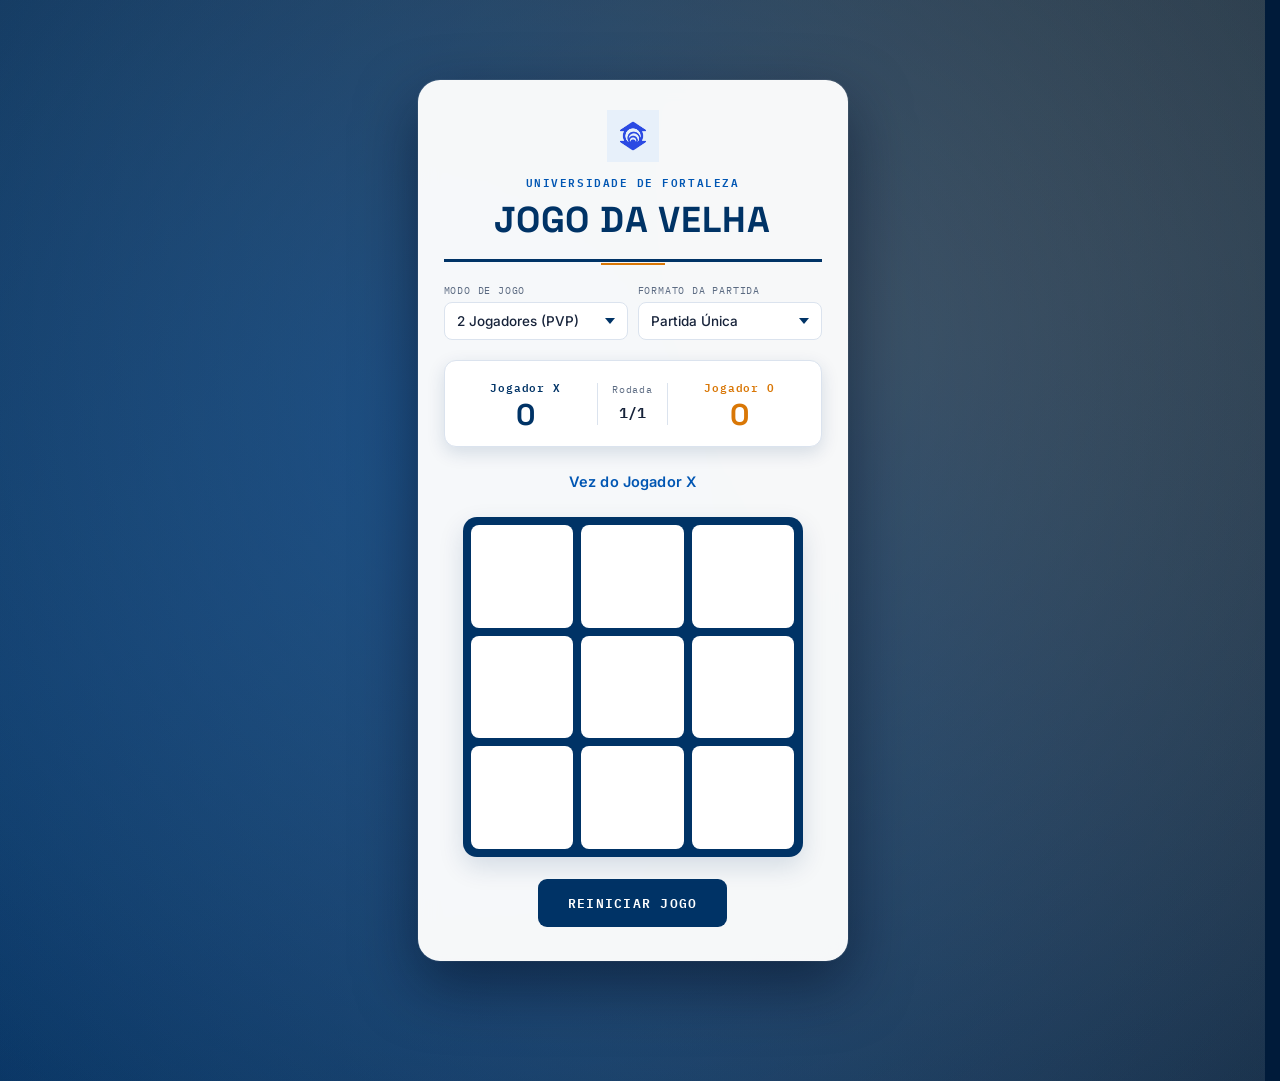
<file: dev/index.html>
<!DOCTYPE html>
<html lang="pt-BR">
<head>
<meta charset="UTF-8">
<meta name="viewport" content="width=device-width, initial-scale=1.0">
<title>Jogo da Velha — Universidade de Fortaleza</title>
<link rel="preconnect" href="https://fonts.googleapis.com">
<link href="https://fonts.googleapis.com/css2?family=Space+Grotesk:wght@500;600;700&family=Inter:wght@400;500;600&family=IBM+Plex+Mono:wght@500;600&display=swap" rel="stylesheet">
<style>
:root{
    --azul-unifor:#003366;
    --azul-destaque:#0056b3;
    --laranja:#d97706;
    --fundo:#f4f6f9;
    --branco:#ffffff;
    --texto:#17233a;
    --texto-suave:#5c6b82;
    --borda:#dbe3ee;
    --sombra:rgba(0,51,102,.14);
    --font-display:'Space Grotesk', sans-serif;
    --font-body:'Inter', sans-serif;
    --font-mono:'IBM Plex Mono', monospace;
  }

  *{box-sizing:border-box;}

  html{
    touch-action:manipulation;
    scrollbar-gutter:stable;
    overflow-y:scroll;
  }

  html,body{
    margin:0;
    min-height:100vh;
    color:var(--texto);
    font-family:var(--font-body);
    display:flex;
    align-items:flex-start;
    justify-content:center;
    padding:40px 16px 60px;
  }

  body{
    background-color:#001b3a;
    background-image:
      radial-gradient(circle at 18% 20%, rgba(0,86,179,.55), transparent 42%),
      radial-gradient(circle at 82% 15%, rgba(217,119,6,.42), transparent 46%),
      radial-gradient(circle at 50% 90%, rgba(0,86,179,.38), transparent 55%),
      linear-gradient(160deg, #00284f 0%, #012a52 45%, #001d3d 100%),
      linear-gradient(rgba(255,255,255,.045) 1px, transparent 1px),
      linear-gradient(90deg, rgba(255,255,255,.045) 1px, transparent 1px);
    background-size:200% 200%, 200% 200%, 200% 200%, 100% 100%, 28px 28px, 28px 28px;
    background-position:0% 0%, 100% 0%, 50% 100%, 0 0, center, center;
    animation:auroraShift 16s ease-in-out infinite;
  }

  @keyframes auroraShift{
    0%{background-position:0% 0%, 100% 0%, 50% 100%, 0 0, center, center;}
    50%{background-position:100% 60%, 20% 80%, 60% 10%, 0 0, center, center;}
    100%{background-position:0% 0%, 100% 0%, 50% 100%, 0 0, center, center;}
  }

  .page{
    width:100%;
    max-width:480px;
    background:rgba(255,255,255,.96);
    -webkit-backdrop-filter:blur(10px);
    backdrop-filter:blur(10px);
    border-radius:22px;
    padding:30px 26px 34px;
    box-shadow:0 24px 60px rgba(0,10,30,.5), 0 0 0 1px rgba(255,255,255,.08);
  }

  .letterhead{
    text-align:center;
    border-bottom:3px solid var(--azul-unifor);
    padding-bottom:16px;
    margin-bottom:22px;
    position:relative;
  }
  .letterhead::after{
    content:"";
    position:absolute;
    left:0; right:0; bottom:-6px;
    height:2px;
    background:var(--laranja);
    width:64px;
    margin:0 auto;
  }
  .logo{
    width:52px;
    height:52px;
    display:block;
    margin:0 auto 10px;
  }
  .eyebrow{
    margin:0 0 6px;
    font-family:var(--font-mono);
    font-size:11px;
    letter-spacing:.14em;
    color:var(--azul-destaque);
    font-weight:600;
    text-transform:uppercase;
  }
  h1{
    margin:0;
    font-family:var(--font-display);
    font-size:clamp(28px,7vw,36px);
    font-weight:700;
    letter-spacing:.02em;
    color:var(--azul-unifor);
    text-transform:uppercase;
  }

  .controls{
    display:grid;
    grid-template-columns:1fr 1fr;
    gap:10px;
    margin-bottom:20px;
  }
  .field{
    display:flex;
    flex-direction:column;
    gap:5px;
  }
  .field span{
    font-family:var(--font-mono);
    font-size:10px;
    letter-spacing:.08em;
    color:var(--texto-suave);
    text-transform:uppercase;
  }
  select{
    appearance:none;
    -webkit-appearance:none;
    background:var(--branco) url('data:image/svg+xml;utf8,<svg xmlns="http://www.w3.org/2000/svg" width="10" height="6"><path d="M0 0l5 6 5-6z" fill="%23003366"/></svg>') no-repeat right 12px center;
    border:1.5px solid var(--borda);
    border-radius:8px;
    padding:10px 30px 10px 12px;
    font-family:var(--font-body);
    font-size:13.5px;
    font-weight:500;
    color:var(--texto);
    cursor:pointer;
    transition:border-color .15s ease;
  }
  select:hover, select:focus{
    border-color:var(--azul-destaque);
    outline:none;
  }
  select:focus-visible{
    box-shadow:0 0 0 3px rgba(0,86,179,.18);
  }

  .scoreboard{
    background:var(--branco);
    border:1.5px solid var(--borda);
    border-radius:12px;
    display:grid;
    grid-template-columns:1fr auto 1fr;
    align-items:center;
    padding:16px 10px;
    box-shadow:0 6px 18px var(--sombra);
    margin-bottom:16px;
  }
  .score{
    text-align:center;
  }
  .score-label{
    display:block;
    font-family:var(--font-mono);
    font-size:10.5px;
    letter-spacing:.08em;
    font-weight:600;
    margin-bottom:4px;
  }
  .score-x .score-label{color:var(--azul-unifor);}
  .score-o .score-label{color:var(--laranja);}
  .score-value{
    display:block;
    font-family:var(--font-display);
    font-size:30px;
    font-weight:700;
    line-height:1;
    transition:transform .2s ease;
  }
  .score-x .score-value{color:var(--azul-unifor);}
  .score-o .score-value{color:var(--laranja);}
  .score-value.bump{transform:scale(1.25);}

  .round-indicator{
    text-align:center;
    padding:0 14px;
    border-left:1px solid var(--borda);
    border-right:1px solid var(--borda);
  }
  .round-label{
    display:block;
    font-family:var(--font-mono);
    font-size:9.5px;
    letter-spacing:.1em;
    color:var(--texto-suave);
    margin-bottom:4px;
  }
  .round-value{
    display:block;
    font-family:var(--font-mono);
    font-size:15px;
    font-weight:600;
    color:var(--texto);
  }

  .status{
    text-align:center;
    font-family:var(--font-body);
    font-size:14.5px;
    font-weight:600;
    line-height:1.3;
    color:var(--azul-destaque);
    min-height:38px;
    display:flex;
    align-items:center;
    justify-content:center;
    margin:0 0 16px;
    letter-spacing:.01em;
    transition:color .15s ease;
  }
  .status.win{color:var(--laranja);}
  .status.draw{color:var(--texto-suave);}

  .board-wrap{
    display:flex;
    justify-content:center;
    margin-bottom:22px;
  }
  .board{
    position:relative;
    display:grid;
    grid-template-columns:repeat(3,1fr);
    grid-template-rows:repeat(3,1fr);
    gap:8px;
    width:min(340px, 84vw);
    aspect-ratio:1/1;
    background:var(--azul-unifor);
    padding:8px;
    border-radius:14px;
    box-shadow:0 10px 26px var(--sombra);
  }
  .cell{
    width:100%;
    height:100%;
    min-width:0;
    min-height:0;
    background:var(--branco);
    border:none;
    border-radius:8px;
    font-family:var(--font-display);
    font-size:clamp(34px,8vw,46px);
    font-weight:700;
    display:flex;
    align-items:center;
    justify-content:center;
    cursor:pointer;
    color:var(--texto);
    transition:background .12s ease, transform .08s ease;
    user-select:none;
    touch-action:manipulation;
    -webkit-tap-highlight-color:transparent;
    outline:none;
  }
  .cell:focus,
  .cell:focus-visible{
    outline:none;
    box-shadow:0 0 0 2px rgba(0,86,179,.35) inset;
  }
  @media (hover:hover) and (pointer:fine){
    .cell:enabled:hover{background:#eef3fa;}
  }
  .cell:disabled{cursor:default;}
  .cell[data-symbol="X"]{color:var(--azul-unifor);}
  .cell[data-symbol="O"]{color:var(--laranja);}
  .cell.pop{animation:pop .18s ease;}
  @keyframes pop{
    0%{opacity:0; transform:scale(.7);}
    100%{opacity:1; transform:scale(1);}
  }

  .win-line{
    position:absolute;
    height:6px;
    border-radius:3px;
    background:var(--laranja);
    box-shadow:0 0 12px rgba(217,119,6,.7);
    top:0; left:0;
    transform-origin:left center;
    opacity:0;
    pointer-events:none;
    transition:opacity .15s ease;
  }
  .win-line.show{opacity:1;}

  .btn-restart{
    display:block;
    margin:0 auto;
    background:var(--azul-unifor);
    color:var(--branco);
    border:none;
    padding:13px 30px;
    border-radius:9px;
    font-family:var(--font-mono);
    font-size:12.5px;
    font-weight:600;
    letter-spacing:.1em;
    text-transform:uppercase;
    cursor:pointer;
    transition:background .15s ease, transform .08s ease;
    touch-action:manipulation;
  }
  .btn-restart:hover{background:var(--azul-destaque);}
  .btn-restart:active{transform:scale(.97);}
  .btn-restart:focus-visible{
    outline:3px solid rgba(0,86,179,.35);
    outline-offset:2px;
  }

  #confettiCanvas{
    position:fixed;
    inset:0;
    pointer-events:none;
    z-index:50;
  }

  @media (prefers-reduced-motion: reduce){
    .cell.pop{animation:none;}
    .score-value.bump{transform:none;}
    body{animation:none;}
    *{transition:none !important;}
  }

  @media (max-width:380px){
    .controls{grid-template-columns:1fr;}
  }

  /* ===== TELA DE VITÓRIA ===== */
.victory-overlay{
  position:fixed;
  inset:0;
  z-index:100;
  display:flex;
  align-items:center;
  justify-content:center;
  padding:20px;
  background:radial-gradient(circle at 50% 30%, rgba(0,86,179,.35), rgba(0,20,45,.88));
  -webkit-backdrop-filter:blur(6px);
  backdrop-filter:blur(6px);
  opacity:0;
  pointer-events:none;
  transition:opacity .3s ease;
}
.victory-overlay.show{
  opacity:1;
  pointer-events:auto;
}

.victory-card{
  position:relative;
  width:100%;
  max-width:340px;
  background:var(--branco);
  border-radius:22px;
  padding:38px 28px 30px;
  text-align:center;
  box-shadow:0 30px 70px rgba(0,10,30,.55), 0 0 0 1px rgba(255,255,255,.08);
  transform:scale(.75) translateY(20px);
  opacity:0;
}
.victory-overlay.show .victory-card{
  animation:victoryPop .55s cubic-bezier(.34,1.56,.64,1) forwards;
}
@keyframes victoryPop{
  0%{transform:scale(.75) translateY(20px); opacity:0;}
  60%{transform:scale(1.04) translateY(-4px); opacity:1;}
  100%{transform:scale(1) translateY(0); opacity:1;}
}

.victory-ring{
  position:absolute;
  top:-30px;
  left:50%;
  width:96px;
  height:96px;
  margin-left:-48px;
  border-radius:50%;
  background:conic-gradient(from 0deg, var(--laranja), var(--azul-destaque), var(--laranja));
  filter:blur(1px);
  opacity:0;
}
.victory-overlay.show .victory-ring{
  animation:ringSpin 3.5s linear infinite, ringFade .5s ease .15s forwards;
}
@keyframes ringSpin{ to{ transform:rotate(360deg); } }
@keyframes ringFade{ to{ opacity:.55; } }

.victory-trophy{
  position:relative;
  width:78px;
  height:78px;
  margin:6px auto 14px;
  display:block;
}
.trophy-stroke{
  stroke:var(--laranja);
  stroke-dasharray:340;
  stroke-dashoffset:340;
}
.victory-overlay.show .trophy-stroke{
  animation:trophyDraw 1s ease forwards .25s;
}
@keyframes trophyDraw{
  to{ stroke-dashoffset:0; }
}

.victory-eyebrow{
  margin:0 0 6px;
  font-family:var(--font-mono);
  font-size:11px;
  letter-spacing:.14em;
  text-transform:uppercase;
  color:var(--texto-suave);
  opacity:0;
}
.victory-title{
  margin:0 0 8px;
  font-family:var(--font-display);
  font-size:26px;
  font-weight:700;
  color:var(--azul-unifor);
  letter-spacing:.01em;
  opacity:0;
}
.victory-subtitle{
  margin:0 0 26px;
  font-family:var(--font-body);
  font-size:14px;
  color:var(--texto-suave);
  opacity:0;
}

.victory-overlay.show .victory-eyebrow{ animation:victoryFadeUp .45s ease forwards .55s; }
.victory-overlay.show .victory-title{ animation:victoryFadeUp .45s ease forwards .65s; }
.victory-overlay.show .victory-subtitle{ animation:victoryFadeUp .45s ease forwards .75s; }

@keyframes victoryFadeUp{
  from{ opacity:0; transform:translateY(10px); }
  to{ opacity:1; transform:translateY(0); }
}

.victory-btn{
  border:none;
  background:var(--azul-unifor);
  color:var(--branco);
  font-family:var(--font-mono);
  font-size:12.5px;
  font-weight:600;
  letter-spacing:.1em;
  text-transform:uppercase;
  padding:13px 28px;
  border-radius:9px;
  cursor:pointer;
  opacity:0;
  transition:background .15s ease, transform .08s ease;
}
.victory-btn:hover{ background:var(--azul-destaque); }
.victory-btn:active{ transform:scale(.96); }
.victory-overlay.show .victory-btn{
  animation:victoryFadeUp .45s ease forwards .85s;
}

@media (prefers-reduced-motion: reduce){
  .victory-overlay, .victory-card, .victory-ring, .trophy-stroke,
  .victory-eyebrow, .victory-title, .victory-subtitle, .victory-btn{
    animation:none !important;
    opacity:1 !important;
    transform:none !important;
    stroke-dashoffset:0 !important;
  }
}
</style>
</head>
<body>

<div class="page">
  <header class="letterhead">
    <img class="logo" src="[data-uri]" alt="Brasão da Universidade de Fortaleza">
    <p class="eyebrow">Universidade de Fortaleza</p>
    <h1>Jogo da Velha</h1>
  </header>

  <section class="controls">
    <label class="field">
      <span>Modo de Jogo</span>
      <select id="modeSelect">
        <option value="pvp" selected>2 Jogadores (PVP)</option>
        <option value="cpu">Contra o Computador</option>
      </select>
    </label>
    <label class="field">
      <span>Formato da Partida</span>
      <select id="formatSelect">
        <option value="single" selected>Partida Única</option>
        <option value="bo3">Melhor de 3 (MD3)</option>
      </select>
    </label>
  </section>

  <section class="scoreboard">
    <div class="score score-x">
      <span class="score-label" id="labelX">Jogador X</span>
      <span class="score-value" id="scoreX">0</span>
    </div>
    <div class="round-indicator">
      <span class="round-label">Rodada</span>
      <span class="round-value" id="roundValue">1/1</span>
    </div>
    <div class="score score-o">
      <span class="score-label" id="labelO">Jogador O</span>
      <span class="score-value" id="scoreO">0</span>
    </div>
  </section>

  <p class="status" id="status">Vez do Jogador X</p>

  <div class="board-wrap">
    <div class="board" id="board">
      <div class="win-line" id="winLine"></div>
    </div>
  </div>

  <button class="btn-restart" id="restartBtn">Reiniciar Jogo</button>
</div>

<canvas id="confettiCanvas"></canvas>

<div class="victory-overlay" id="victoryOverlay">
  <div class="victory-card">
    <div class="victory-ring"></div>

    <svg class="victory-trophy" viewBox="0 0 100 100" xmlns="http://www.w3.org/2000/svg">
      <path class="trophy-stroke" d="M30 15 H70 V32 C70 46 61 55 50 55 C39 55 30 46 30 32 Z" fill="none" stroke-width="4" stroke-linecap="round" stroke-linejoin="round"/>
      <path class="trophy-stroke" d="M30 20 H16 C16 32 24 38 31 39" fill="none" stroke-width="4" stroke-linecap="round"/>
      <path class="trophy-stroke" d="M70 20 H84 C84 32 76 38 69 39" fill="none" stroke-width="4" stroke-linecap="round"/>
      <line class="trophy-stroke" x1="50" y1="55" x2="50" y2="70" stroke-width="4" stroke-linecap="round"/>
      <path class="trophy-stroke" d="M36 82 C36 74 42 70 50 70 C58 70 64 74 64 82 Z" fill="none" stroke-width="4" stroke-linecap="round" stroke-linejoin="round"/>
      <line class="trophy-stroke" x1="30" y1="82" x2="70" y2="82" stroke-width="4" stroke-linecap="round"/>
    </svg>

    <p class="victory-eyebrow">Partida Encerrada</p>
    <h2 class="victory-title" id="victoryTitle">Jogador X Venceu!</h2>
    <p class="victory-subtitle" id="victorySubtitle">Parabéns pela vitória</p>

    <button class="victory-btn" id="victoryCloseBtn">Jogar Novamente</button>
  </div>
</div>

<script>
(function(){
  "use strict";

  let options = Array(9).fill('');
  let currentPlayer = 'X';
  let running = true;
  let winsX = 0;
  let winsO = 0;
  let currentRound = 1;
  let modeSelect = 'pvp';
  let formatSelect = 'single';

  const winPatterns = [
    [0,1,2],[3,4,5],[6,7,8],
    [0,3,6],[1,4,7],[2,5,8],
    [0,4,8],[2,4,6]
  ];

  const boardEl = document.getElementById('board');
  const winLineEl = document.getElementById('winLine');
  const statusEl = document.getElementById('status');
  const scoreXEl = document.getElementById('scoreX');
  const scoreOEl = document.getElementById('scoreO');
  const labelOEl = document.getElementById('labelO');
  const roundValueEl = document.getElementById('roundValue');
  const modeSelectEl = document.getElementById('modeSelect');
  const formatSelectEl = document.getElementById('formatSelect');
  const restartBtn = document.getElementById('restartBtn');
  const confettiCanvas = document.getElementById('confettiCanvas');
  const ctx = confettiCanvas.getContext('2d');

  const victoryOverlay = document.getElementById('victoryOverlay');
  const victoryTitle = document.getElementById('victoryTitle');
  const victorySubtitle = document.getElementById('victorySubtitle');
  const victoryCloseBtn = document.getElementById('victoryCloseBtn');

  function showVictoryScreen(title, subtitle){
    victoryTitle.textContent = title;
    victorySubtitle.textContent = subtitle;
    victoryOverlay.classList.remove('show');
    void victoryOverlay.offsetWidth;
    victoryOverlay.classList.add('show');
  }

  function hideVictoryScreen(){
    victoryOverlay.classList.remove('show');
  }

  victoryCloseBtn.addEventListener('click', () => {
    hideVictoryScreen();
    resetMatch();
  });

  function buildBoard(){
    boardEl.querySelectorAll('.cell').forEach(c => c.remove());
    for(let i=0;i<9;i++){
      const btn = document.createElement('button');
      btn.className = 'cell';
      btn.dataset.index = i;
      btn.setAttribute('aria-label', 'Célula ' + (i+1));
      btn.addEventListener('click', () => handleCellClick(i));
      boardEl.appendChild(btn);
    }
  }
  buildBoard();

  let audioCtx = null;
  function getAudioCtx(){
    if(!audioCtx){
      const AC = window.AudioContext || window.webkitAudioContext;
      audioCtx = new AC();
    }
    if(audioCtx.state === 'suspended') audioCtx.resume();
    return audioCtx;
  }

  function tone(freq, duration, type, startTime, gainPeak){
    const ac = getAudioCtx();
    const osc = ac.createOscillator();
    const gain = ac.createGain();
    osc.type = type || 'sine';
    osc.frequency.setValueAtTime(freq, startTime);
    gain.gain.setValueAtTime(0, startTime);
    gain.gain.linearRampToValueAtTime(gainPeak || 0.18, startTime + 0.015);
    gain.gain.exponentialRampToValueAtTime(0.0001, startTime + duration);
    osc.connect(gain).connect(ac.destination);
    osc.start(startTime);
    osc.stop(startTime + duration + 0.02);
  }

  function playMoveSound(symbol){
    const ac = getAudioCtx();
    const t = ac.currentTime;
    if(symbol === 'X'){
      tone(523.25, 0.14, 'triangle', t, 0.16);
    } else {
      tone(392.00, 0.16, 'sine', t, 0.16);
    }
  }

  function playWinSound(){
    const ac = getAudioCtx();
    const t = ac.currentTime;
    [523.25, 659.25, 783.99, 1046.50].forEach((f, idx) => {
      tone(f, 0.35, 'triangle', t + idx*0.09, 0.14);
    });
  }

  function playDrawSound(){
    const ac = getAudioCtx();
    const t = ac.currentTime;
    [440, 349.23, 293.66].forEach((f, idx) => {
      tone(f, 0.28, 'sawtooth', t + idx*0.11, 0.10);
    });
  }

  function totalRounds(){
    return formatSelect === 'bo3' ? 3 : 1;
  }

  function updateRoundDisplay(){
    roundValueEl.textContent = currentRound + '/' + totalRounds();
  }

  function updateScoreboard(){
    scoreXEl.textContent = winsX;
    scoreOEl.textContent = winsO;
  }

  function bumpScore(el){
    el.classList.remove('bump');
    void el.offsetWidth;
    el.classList.add('bump');
  }

  function setStatus(text, kind){
    statusEl.textContent = text;
    statusEl.classList.remove('win','draw');
    if(kind) statusEl.classList.add(kind);
  }

  function opponentLabel(){
    return modeSelect === 'cpu' ? 'o Computador' : 'o Jogador O';
  }

  function currentTurnLabel(){
    if(currentPlayer === 'O' && modeSelect === 'cpu') return 'Vez do Computador';
    return 'Vez do Jogador ' + currentPlayer;
  }

  labelOEl.textContent = modeSelect === 'cpu' ? 'Computador' : 'Jogador O';

  function evaluateBoard(){
    for(const pattern of winPatterns){
      const [a,b,c] = pattern;
      if(options[a] && options[a] === options[b] && options[a] === options[c]){
        return { type:'win', pattern, symbol: options[a] };
      }
    }
    if(options.every(v => v !== '')){
      return { type:'draw' };
    }
    return null;
  }

  function handleCellClick(index){
    if(!running) return;
    if(options[index] !== '') return;
    placeMark(index, currentPlayer);
  }

  function placeMark(index, symbol){
    options[index] = symbol;
    const cellEl = boardEl.querySelector('.cell[data-index="'+index+'"]');
    cellEl.textContent = symbol;
    cellEl.dataset.symbol = symbol;
    cellEl.disabled = true;
    cellEl.classList.add('pop');
    playMoveSound(symbol);

    const result = evaluateBoard();

    if(result && result.type === 'win'){
      handleRoundWin(result.symbol, result.pattern);
      return;
    }
    if(result && result.type === 'draw'){
      handleRoundDraw();
      return;
    }

    currentPlayer = currentPlayer === 'X' ? 'O' : 'X';
    setStatus(currentTurnLabel());

    if(modeSelect === 'cpu' && currentPlayer === 'O'){
      running = false;
      setTimeout(cpuMove, 400);
    }
  }

  function cpuMove(){
    const idx = chooseCpuMove();
    running = true;
    if(idx !== -1){
      placeMark(idx, 'O');
    }
  }

  function chooseCpuMove(){
    const empty = options.map((v,i)=>v===''?i:-1).filter(i=>i!==-1);
    if(empty.length === 0) return -1;

    for(const i of empty){
      const copy = options.slice(); copy[i]='O';
      if(patternWins(copy,'O')) return i;
    }
    for(const i of empty){
      const copy = options.slice(); copy[i]='X';
      if(patternWins(copy,'X')) return i;
    }
    if(options[4] === '') return 4;
    const corners = [0,2,6,8].filter(i=>options[i]==='');
    if(corners.length) return corners[Math.floor(Math.random()*corners.length)];
    const edges = [1,3,5,7].filter(i=>options[i]==='');
    if(edges.length) return edges[Math.floor(Math.random()*edges.length)];
    return empty[0];
  }

  function patternWins(arr, symbol){
    return winPatterns.some(p => p.every(i => arr[i] === symbol));
  }

  function handleRoundWin(symbol, pattern){
    running = false;
    drawWinLine(pattern);
    playWinSound();

    if(symbol === 'X'){ winsX++; bumpScore(scoreXEl); }
    else { winsO++; bumpScore(scoreOEl); }
    updateScoreboard();

    const winnerLabel = symbol === 'X' ? 'Jogador X' : (modeSelect==='cpu' ? 'Computador' : 'Jogador O');
    setStatus(winnerLabel + ' venceu a rodada!', 'win');

    const target = totalRounds();

    if(formatSelect === 'bo3'){
      if(winsX === 2 || winsO === 2){
        const champion = winsX === 2 ? 'Jogador X' : (modeSelect==='cpu' ? 'Computador' : 'Jogador O');
        launchConfetti();
        setTimeout(() => {
          setStatus(champion + ' é o campeão da partida!', 'win');
          showVictoryScreen(champion + ' é o Campeão!', 'Vitória por ' + Math.max(winsX, winsO) + ' x ' + Math.min(winsX, winsO));
        }, 900);
        return;
      }
      if(currentRound < target){
        setTimeout(() => {
          currentRound++;
          updateRoundDisplay();
          startNewRound();
        }, 2000);
        return;
      }
    }

    launchConfetti();
    const finalLabel = symbol === 'X' ? 'Jogador X' : (modeSelect==='cpu' ? 'Computador' : 'Jogador O');
    setTimeout(() => {
      showVictoryScreen(finalLabel + ' Venceu!', 'Parabéns pela vitória na partida');
    }, 600);
  }

  function handleRoundDraw(){
    running = false;
    playDrawSound();
    setStatus('Rodada Empatada!', 'draw');

    const target = totalRounds();
    if(formatSelect === 'bo3' && currentRound < target){
      setTimeout(() => {
        startNewRound();
      }, 2000);
    }
  }

  function startNewRound(){
    options = Array(9).fill('');
    boardEl.querySelectorAll('.cell').forEach(c => {
      c.textContent = '';
      c.disabled = false;
      c.removeAttribute('data-symbol');
    });
    hideWinLine();
    currentPlayer = 'X';
    running = true;
    setStatus(currentTurnLabel());
  }

  function resetMatch(){
    winsX = 0;
    winsO = 0;
    currentRound = 1;
    updateScoreboard();
    updateRoundDisplay();
    startNewRound();
  }

  function drawWinLine(pattern){
    const [a,,c] = pattern;
    const cellA = boardEl.querySelector('.cell[data-index="'+a+'"]');
    const cellC = boardEl.querySelector('.cell[data-index="'+c+'"]');
    const boardRect = boardEl.getBoundingClientRect();
    const rectA = cellA.getBoundingClientRect();
    const rectC = cellC.getBoundingClientRect();

    const x1 = rectA.left + rectA.width/2 - boardRect.left;
    const y1 = rectA.top + rectA.height/2 - boardRect.top;
    const x2 = rectC.left + rectC.width/2 - boardRect.left;
    const y2 = rectC.top + rectC.height/2 - boardRect.top;

    const dx = x2 - x1, dy = y2 - y1;
    const segLength = Math.sqrt(dx*dx + dy*dy);
    const angle = Math.atan2(dy, dx) * 180 / Math.PI;

    const ux = dx / segLength, uy = dy / segLength;
    const overshoot = 17;
    const startX = x1 - ux * overshoot;
    const startY = y1 - uy * overshoot;
    const length = segLength + overshoot * 2;

    winLineEl.style.width = length + 'px';
    winLineEl.style.left = startX + 'px';
    winLineEl.style.top = (startY - 3) + 'px';
    winLineEl.style.transform = 'rotate(' + angle + 'deg)';
    winLineEl.classList.add('show');
  }

  function hideWinLine(){
    winLineEl.classList.remove('show');
    winLineEl.style.width = '0px';
  }

  function resizeCanvas(){
    confettiCanvas.width = window.innerWidth;
    confettiCanvas.height = window.innerHeight;
  }
  window.addEventListener('resize', resizeCanvas);
  resizeCanvas();

  const confettiColors = ['#003366','#0056b3','#d97706','#f4f6f9','#ffffff'];
  let particles = [];
  let confettiRAF = null;

  function launchConfetti(){
    particles = [];
    const originX = confettiCanvas.width / 2;
    for(let i=0;i<120;i++){
      particles.push({
        x: originX + (Math.random()-0.5)*140,
        y: -20 - Math.random()*80,
        vx: (Math.random()-0.5)*5,
        vy: 2 + Math.random()*4,
        size: 5 + Math.random()*6,
        color: confettiColors[Math.floor(Math.random()*confettiColors.length)],
        rotation: Math.random()*360,
        rotSpeed: (Math.random()-0.5)*10,
        life: 0
      });
    }
    if(confettiRAF) cancelAnimationFrame(confettiRAF);
    animateConfetti();
  }

  function animateConfetti(){
    ctx.clearRect(0,0,confettiCanvas.width, confettiCanvas.height);
    let alive = false;
    particles.forEach(p => {
      p.x += p.vx;
      p.y += p.vy;
      p.vy += 0.05;
      p.rotation += p.rotSpeed;
      p.life++;
      if(p.y < confettiCanvas.height + 20) alive = true;

      ctx.save();
      ctx.translate(p.x, p.y);
      ctx.rotate(p.rotation * Math.PI/180);
      ctx.fillStyle = p.color;
      ctx.fillRect(-p.size/2, -p.size/2, p.size, p.size*0.6);
      ctx.restore();
    });
    if(alive){
      confettiRAF = requestAnimationFrame(animateConfetti);
    } else {
      ctx.clearRect(0,0,confettiCanvas.width, confettiCanvas.height);
    }
  }

  modeSelectEl.addEventListener('change', () => {
    modeSelect = modeSelectEl.value;
    labelOEl.textContent = modeSelect === 'cpu' ? 'Computador' : 'Jogador O';
    resetMatch();
  });

  formatSelectEl.addEventListener('change', () => {
    formatSelect = formatSelectEl.value;
    resetMatch();
  });

  restartBtn.addEventListener('click', resetMatch);

  updateScoreboard();
  updateRoundDisplay();
  setStatus(currentTurnLabel());
})();

</script>

</body>
</html>
</file>
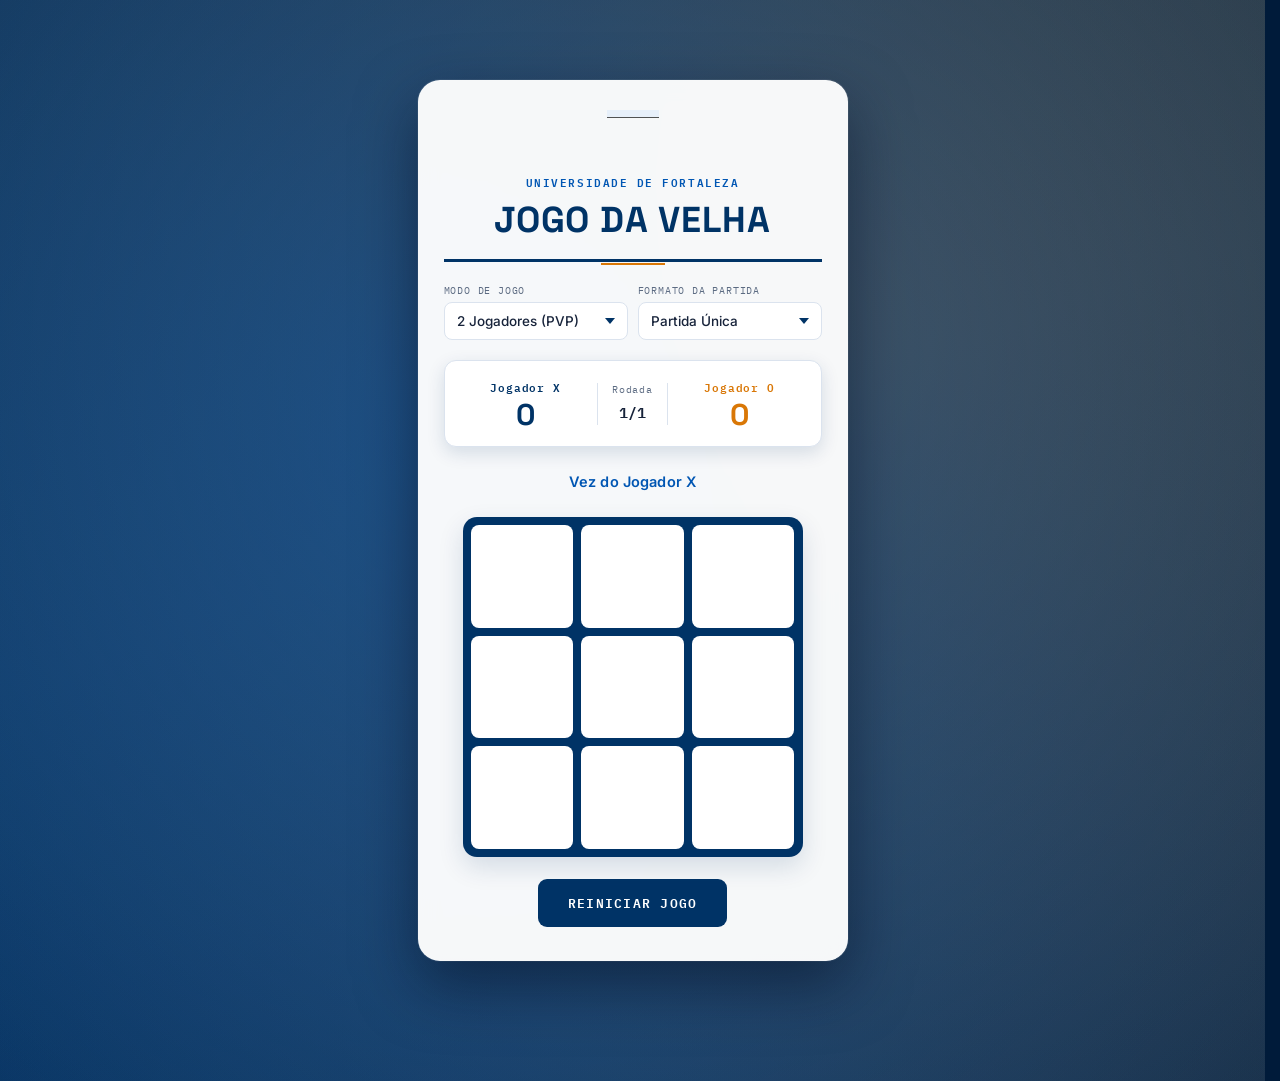
<file: src/index.html>
<!-- atualizado -->
<!DOCTYPE html>
<html lang="pt-BR">
<head>
<meta charset="UTF-8">
<meta name="viewport" content="width=device-width, initial-scale=1.0">
<title>Jogo da Velha — Universidade de Fortaleza</title>
<link rel="preconnect" href="https://fonts.googleapis.com">
<link href="https://fonts.googleapis.com/css2?family=Space+Grotesk:wght@500;600;700&family=Inter:wght@400;500;600&family=IBM+Plex+Mono:wght@500;600&display=swap" rel="stylesheet">
<style>
:root{
    --azul-unifor:#003366;
    --azul-destaque:#0056b3;
    --laranja:#d97706;
    --fundo:#f4f6f9;
    --branco:#ffffff;
    --texto:#17233a;
    --texto-suave:#5c6b82;
    --borda:#dbe3ee;
    --sombra:rgba(0,51,102,.14);
    --font-display:'Space Grotesk', sans-serif;
    --font-body:'Inter', sans-serif;
    --font-mono:'IBM Plex Mono', monospace;
  }

  *{box-sizing:border-box;}

  html{
    touch-action:manipulation;
    scrollbar-gutter:stable;
    overflow-y:scroll;
  }

  html,body{
    margin:0;
    min-height:100vh;
    color:var(--texto);
    font-family:var(--font-body);
    display:flex;
    align-items:flex-start;
    justify-content:center;
    padding:40px 16px 60px;
  }

  body{
    background-color:#001b3a;
    background-image:
      radial-gradient(circle at 18% 20%, rgba(0,86,179,.55), transparent 42%),
      radial-gradient(circle at 82% 15%, rgba(217,119,6,.42), transparent 46%),
      radial-gradient(circle at 50% 90%, rgba(0,86,179,.38), transparent 55%),
      linear-gradient(160deg, #00284f 0%, #012a52 45%, #001d3d 100%),
      linear-gradient(rgba(255,255,255,.045) 1px, transparent 1px),
      linear-gradient(90deg, rgba(255,255,255,.045) 1px, transparent 1px);
    background-size:200% 200%, 200% 200%, 200% 200%, 100% 100%, 28px 28px, 28px 28px;
    background-position:0% 0%, 100% 0%, 50% 100%, 0 0, center, center;
    animation:auroraShift 16s ease-in-out infinite;
  }

  @keyframes auroraShift{
    0%{background-position:0% 0%, 100% 0%, 50% 100%, 0 0, center, center;}
    50%{background-position:100% 60%, 20% 80%, 60% 10%, 0 0, center, center;}
    100%{background-position:0% 0%, 100% 0%, 50% 100%, 0 0, center, center;}
  }

  .page{
    width:100%;
    max-width:480px;
    background:rgba(255,255,255,.96);
    -webkit-backdrop-filter:blur(10px);
    backdrop-filter:blur(10px);
    border-radius:22px;
    padding:30px 26px 34px;
    box-shadow:0 24px 60px rgba(0,10,30,.5), 0 0 0 1px rgba(255,255,255,.08);
  }

  .letterhead{
    text-align:center;
    border-bottom:3px solid var(--azul-unifor);
    padding-bottom:16px;
    margin-bottom:22px;
    position:relative;
  }
  .letterhead::after{
    content:"";
    position:absolute;
    left:0; right:0; bottom:-6px;
    height:2px;
    background:var(--laranja);
    width:64px;
    margin:0 auto;
  }
  .logo{
    width:52px;
    height:52px;
    display:block;
    margin:0 auto 10px;
  }
  .eyebrow{
    margin:0 0 6px;
    font-family:var(--font-mono);
    font-size:11px;
    letter-spacing:.14em;
    color:var(--azul-destaque);
    font-weight:600;
    text-transform:uppercase;
  }
  h1{
    margin:0;
    font-family:var(--font-display);
    font-size:clamp(28px,7vw,36px);
    font-weight:700;
    letter-spacing:.02em;
    color:var(--azul-unifor);
    text-transform:uppercase;
  }

  .controls{
    display:grid;
    grid-template-columns:1fr 1fr;
    gap:10px;
    margin-bottom:20px;
  }
  .field{
    display:flex;
    flex-direction:column;
    gap:5px;
  }
  .field span{
    font-family:var(--font-mono);
    font-size:10px;
    letter-spacing:.08em;
    color:var(--texto-suave);
    text-transform:uppercase;
  }
  select{
    appearance:none;
    -webkit-appearance:none;
    background:var(--branco) url('data:image/svg+xml;utf8,<svg xmlns="http://www.w3.org/2000/svg" width="10" height="6"><path d="M0 0l5 6 5-6z" fill="%23003366"/></svg>') no-repeat right 12px center;
    border:1.5px solid var(--borda);
    border-radius:8px;
    padding:10px 30px 10px 12px;
    font-family:var(--font-body);
    font-size:13.5px;
    font-weight:500;
    color:var(--texto);
    cursor:pointer;
    transition:border-color .15s ease;
  }
  select:hover, select:focus{
    border-color:var(--azul-destaque);
    outline:none;
  }
  select:focus-visible{
    box-shadow:0 0 0 3px rgba(0,86,179,.18);
  }

  .scoreboard{
    background:var(--branco);
    border:1.5px solid var(--borda);
    border-radius:12px;
    display:grid;
    grid-template-columns:1fr auto 1fr;
    align-items:center;
    padding:16px 10px;
    box-shadow:0 6px 18px var(--sombra);
    margin-bottom:16px;
  }
  .score{
    text-align:center;
  }
  .score-label{
    display:block;
    font-family:var(--font-mono);
    font-size:10.5px;
    letter-spacing:.08em;
    font-weight:600;
    margin-bottom:4px;
  }
  .score-x .score-label{color:var(--azul-unifor);}
  .score-o .score-label{color:var(--laranja);}
  .score-value{
    display:block;
    font-family:var(--font-display);
    font-size:30px;
    font-weight:700;
    line-height:1;
    transition:transform .2s ease;
  }
  .score-x .score-value{color:var(--azul-unifor);}
  .score-o .score-value{color:var(--laranja);}
  .score-value.bump{transform:scale(1.25);}

  .round-indicator{
    text-align:center;
    padding:0 14px;
    border-left:1px solid var(--borda);
    border-right:1px solid var(--borda);
  }
  .round-label{
    display:block;
    font-family:var(--font-mono);
    font-size:9.5px;
    letter-spacing:.1em;
    color:var(--texto-suave);
    margin-bottom:4px;
  }
  .round-value{
    display:block;
    font-family:var(--font-mono);
    font-size:15px;
    font-weight:600;
    color:var(--texto);
  }

  .status{
    text-align:center;
    font-family:var(--font-body);
    font-size:14.5px;
    font-weight:600;
    line-height:1.3;
    color:var(--azul-destaque);
    min-height:38px;
    display:flex;
    align-items:center;
    justify-content:center;
    margin:0 0 16px;
    letter-spacing:.01em;
    transition:color .15s ease;
  }
  .status.win{color:var(--laranja);}
  .status.draw{color:var(--texto-suave);}

  .board-wrap{
    display:flex;
    justify-content:center;
    margin-bottom:22px;
  }
  .board{
    position:relative;
    display:grid;
    grid-template-columns:repeat(3,1fr);
    grid-template-rows:repeat(3,1fr);
    gap:8px;
    width:min(340px, 84vw);
    aspect-ratio:1/1;
    background:var(--azul-unifor);
    padding:8px;
    border-radius:14px;
    box-shadow:0 10px 26px var(--sombra);
  }
  .cell{
    width:100%;
    height:100%;
    min-width:0;
    min-height:0;
    background:var(--branco);
    border:none;
    border-radius:8px;
    font-family:var(--font-display);
    font-size:clamp(34px,8vw,46px);
    font-weight:700;
    display:flex;
    align-items:center;
    justify-content:center;
    cursor:pointer;
    color:var(--texto);
    transition:background .12s ease, transform .08s ease;
    user-select:none;
    touch-action:manipulation;
    -webkit-tap-highlight-color:transparent;
    outline:none;
  }
  .cell:focus,
  .cell:focus-visible{
    outline:none;
    box-shadow:0 0 0 2px rgba(0,86,179,.35) inset;
  }
  @media (hover:hover) and (pointer:fine){
    .cell:enabled:hover{background:#eef3fa;}
  }
  .cell:disabled{cursor:default;}
  .cell[data-symbol="X"]{color:var(--azul-unifor);}
  .cell[data-symbol="O"]{color:var(--laranja);}
  .cell.pop{animation:pop .18s ease;}
  @keyframes pop{
    0%{opacity:0; transform:scale(.7);}
    100%{opacity:1; transform:scale(1);}
  }

  .win-line{
    position:absolute;
    height:6px;
    border-radius:3px;
    background:var(--laranja);
    box-shadow:0 0 12px rgba(217,119,6,.7);
    top:0; left:0;
    transform-origin:left center;
    opacity:0;
    pointer-events:none;
    transition:opacity .15s ease;
  }
  .win-line.show{opacity:1;}

  .btn-restart{
    display:block;
    margin:0 auto;
    background:var(--azul-unifor);
    color:var(--branco);
    border:none;
    padding:13px 30px;
    border-radius:9px;
    font-family:var(--font-mono);
    font-size:12.5px;
    font-weight:600;
    letter-spacing:.1em;
    text-transform:uppercase;
    cursor:pointer;
    transition:background .15s ease, transform .08s ease;
    touch-action:manipulation;
  }
  .btn-restart:hover{background:var(--azul-destaque);}
  .btn-restart:active{transform:scale(.97);}
  .btn-restart:focus-visible{
    outline:3px solid rgba(0,86,179,.35);
    outline-offset:2px;
  }

  #confettiCanvas{
    position:fixed;
    inset:0;
    pointer-events:none;
    z-index:50;
  }

  @media (prefers-reduced-motion: reduce){
    .cell.pop{animation:none;}
    .score-value.bump{transform:none;}
    body{animation:none;}
    *{transition:none !important;}
  }

  @media (max-width:380px){
    .controls{grid-template-columns:1fr;}
  }

  /* ===== TELA DE VITÓRIA ===== */
.victory-overlay{
  position:fixed;
  inset:0;
  z-index:100;
  display:flex;
  align-items:center;
  justify-content:center;
  padding:20px;
  background:radial-gradient(circle at 50% 30%, rgba(0,86,179,.35), rgba(0,20,45,.88));
  -webkit-backdrop-filter:blur(6px);
  backdrop-filter:blur(6px);
  opacity:0;
  pointer-events:none;
  transition:opacity .3s ease;
}
.victory-overlay.show{
  opacity:1;
  pointer-events:auto;
}

.victory-card{
  position:relative;
  width:100%;
  max-width:340px;
  background:var(--branco);
  border-radius:22px;
  padding:38px 28px 30px;
  text-align:center;
  box-shadow:0 30px 70px rgba(0,10,30,.55), 0 0 0 1px rgba(255,255,255,.08);
  transform:scale(.75) translateY(20px);
  opacity:0;
}
.victory-overlay.show .victory-card{
  animation:victoryPop .55s cubic-bezier(.34,1.56,.64,1) forwards;
}
@keyframes victoryPop{
  0%{transform:scale(.75) translateY(20px); opacity:0;}
  60%{transform:scale(1.04) translateY(-4px); opacity:1;}
  100%{transform:scale(1) translateY(0); opacity:1;}
}

.victory-ring{
  position:absolute;
  top:-30px;
  left:50%;
  width:96px;
  height:96px;
  margin-left:-48px;
  border-radius:50%;
  background:conic-gradient(from 0deg, var(--laranja), var(--azul-destaque), var(--laranja));
  filter:blur(1px);
  opacity:0;
}
.victory-overlay.show .victory-ring{
  animation:ringSpin 3.5s linear infinite, ringFade .5s ease .15s forwards;
}
@keyframes ringSpin{ to{ transform:rotate(360deg); } }
@keyframes ringFade{ to{ opacity:.55; } }

.victory-trophy{
  position:relative;
  width:78px;
  height:78px;
  margin:6px auto 14px;
  display:block;
}
.trophy-stroke{
  stroke:var(--laranja);
  stroke-dasharray:340;
  stroke-dashoffset:340;
}
.victory-overlay.show .trophy-stroke{
  animation:trophyDraw 1s ease forwards .25s;
}
@keyframes trophyDraw{
  to{ stroke-dashoffset:0; }
}

.victory-eyebrow{
  margin:0 0 6px;
  font-family:var(--font-mono);
  font-size:11px;
  letter-spacing:.14em;
  text-transform:uppercase;
  color:var(--texto-suave);
  opacity:0;
}
.victory-title{
  margin:0 0 8px;
  font-family:var(--font-display);
  font-size:26px;
  font-weight:700;
  color:var(--azul-unifor);
  letter-spacing:.01em;
  opacity:0;
}
.victory-subtitle{
  margin:0 0 26px;
  font-family:var(--font-body);
  font-size:14px;
  color:var(--texto-suave);
  opacity:0;
}

.victory-overlay.show .victory-eyebrow{ animation:victoryFadeUp .45s ease forwards .55s; }
.victory-overlay.show .victory-title{ animation:victoryFadeUp .45s ease forwards .65s; }
.victory-overlay.show .victory-subtitle{ animation:victoryFadeUp .45s ease forwards .75s; }

@keyframes victoryFadeUp{
  from{ opacity:0; transform:translateY(10px); }
  to{ opacity:1; transform:translateY(0); }
}

.victory-btn{
  border:none;
  background:var(--azul-unifor);
  color:var(--branco);
  font-family:var(--font-mono);
  font-size:12.5px;
  font-weight:600;
  letter-spacing:.1em;
  text-transform:uppercase;
  padding:13px 28px;
  border-radius:9px;
  cursor:pointer;
  opacity:0;
  transition:background .15s ease, transform .08s ease;
}
.victory-btn:hover{ background:var(--azul-destaque); }
.victory-btn:active{ transform:scale(.96); }
.victory-overlay.show .victory-btn{
  animation:victoryFadeUp .45s ease forwards .85s;
}

@media (prefers-reduced-motion: reduce){
  .victory-overlay, .victory-card, .victory-ring, .trophy-stroke,
  .victory-eyebrow, .victory-title, .victory-subtitle, .victory-btn{
    animation:none !important;
    opacity:1 !important;
    transform:none !important;
    stroke-dashoffset:0 !important;
  }
}
</style>
</head>
<body>

<div class="page">
  <header class="letterhead">
    <img class="logo" src="[data-uri]" alt="Brasão da Universidade de Fortaleza">
    <p class="eyebrow">Universidade de Fortaleza</p>
    <h1>Jogo da Velha</h1>
  </header>

  <section class="controls">
    <label class="field">
      <span>Modo de Jogo</span>
      <select id="modeSelect">
        <option value="pvp" selected>2 Jogadores (PVP)</option>
        <option value="cpu">Contra o Computador</option>
      </select>
    </label>
    <label class="field">
      <span>Formato da Partida</span>
      <select id="formatSelect">
        <option value="single" selected>Partida Única</option>
        <option value="bo3">Melhor de 3 (MD3)</option>
      </select>
    </label>
  </section>

  <section class="scoreboard">
    <div class="score score-x">
      <span class="score-label" id="labelX">Jogador X</span>
      <span class="score-value" id="scoreX">0</span>
    </div>
    <div class="round-indicator">
      <span class="round-label">Rodada</span>
      <span class="round-value" id="roundValue">1/1</span>
    </div>
    <div class="score score-o">
      <span class="score-label" id="labelO">Jogador O</span>
      <span class="score-value" id="scoreO">0</span>
    </div>
  </section>

  <p class="status" id="status">Vez do Jogador X</p>

  <div class="board-wrap">
    <div class="board" id="board">
      <div class="win-line" id="winLine"></div>
    </div>
  </div>

  <button class="btn-restart" id="restartBtn">Reiniciar Jogo</button>
</div>

<canvas id="confettiCanvas"></canvas>
<div class="victory-overlay" id="victoryOverlay">
  <div class="victory-card">
    <div class="victory-ring"></div>

    <svg class="victory-trophy" viewBox="0 0 100 100" xmlns="http://www.w3.org/2000/svg">
      <path class="trophy-stroke" d="M30 15 H70 V32 C70 46 61 55 50 55 C39 55 30 46 30 32 Z" fill="none" stroke-width="4" stroke-linecap="round" stroke-linejoin="round"/>
      <path class="trophy-stroke" d="M30 20 H16 C16 32 24 38 31 39" fill="none" stroke-width="4" stroke-linecap="round"/>
      <path class="trophy-stroke" d="M70 20 H84 C84 32 76 38 69 39" fill="none" stroke-width="4" stroke-linecap="round"/>
      <line class="trophy-stroke" x1="50" y1="55" x2="50" y2="70" stroke-width="4" stroke-linecap="round"/>
      <path class="trophy-stroke" d="M36 82 C36 74 42 70 50 70 C58 70 64 74 64 82 Z" fill="none" stroke-width="4" stroke-linecap="round" stroke-linejoin="round"/>
      <line class="trophy-stroke" x1="30" y1="82" x2="70" y2="82" stroke-width="4" stroke-linecap="round"/>
    </svg>

    <p class="victory-eyebrow">Partida Encerrada</p>
    <h2 class="victory-title" id="victoryTitle">Jogador X Venceu!</h2>
    <p class="victory-subtitle" id="victorySubtitle">Parabéns pela vitória</p>

    <button class="victory-btn" id="victoryCloseBtn">Jogar Novamente</button>
  </div>
</div>

<script>
(function(){
  "use strict";

  let options = Array(9).fill('');
  let currentPlayer = 'X';
  let running = true;
  let winsX = 0;
  let winsO = 0;
  let currentRound = 1;
  let modeSelect = 'pvp';
  let formatSelect = 'single';

  const winPatterns = [
    [0,1,2],[3,4,5],[6,7,8],
    [0,3,6],[1,4,7],[2,5,8],
    [0,4,8],[2,4,6]
  ];

  const boardEl = document.getElementById('board');
  const winLineEl = document.getElementById('winLine');
  const statusEl = document.getElementById('status');
  const scoreXEl = document.getElementById('scoreX');
  const scoreOEl = document.getElementById('scoreO');
  const labelOEl = document.getElementById('labelO');
  const roundValueEl = document.getElementById('roundValue');
  const modeSelectEl = document.getElementById('modeSelect');
  const formatSelectEl = document.getElementById('formatSelect');
  const restartBtn = document.getElementById('restartBtn');
  const confettiCanvas = document.getElementById('confettiCanvas');
  const ctx = confettiCanvas.getContext('2d');

  function buildBoard(){
    boardEl.querySelectorAll('.cell').forEach(c => c.remove());
    for(let i=0;i<9;i++){
      const btn = document.createElement('button');
      btn.className = 'cell';
      btn.dataset.index = i;
      btn.setAttribute('aria-label', 'Célula ' + (i+1));
      btn.addEventListener('click', () => handleCellClick(i));
      boardEl.appendChild(btn);
    }
  }
  buildBoard();

  let audioCtx = null;
  function getAudioCtx(){
    if(!audioCtx){
      const AC = window.AudioContext || window.webkitAudioContext;
      audioCtx = new AC();
    }
    if(audioCtx.state === 'suspended') audioCtx.resume();
    return audioCtx;
  }

  function tone(freq, duration, type, startTime, gainPeak){
    const ac = getAudioCtx();
    const osc = ac.createOscillator();
    const gain = ac.createGain();
    osc.type = type || 'sine';
    osc.frequency.setValueAtTime(freq, startTime);
    gain.gain.setValueAtTime(0, startTime);
    gain.gain.linearRampToValueAtTime(gainPeak || 0.18, startTime + 0.015);
    gain.gain.exponentialRampToValueAtTime(0.0001, startTime + duration);
    osc.connect(gain).connect(ac.destination);
    osc.start(startTime);
    osc.stop(startTime + duration + 0.02);
  }

  function playMoveSound(symbol){
    const ac = getAudioCtx();
    const t = ac.currentTime;
    if(symbol === 'X'){
      tone(523.25, 0.14, 'triangle', t, 0.16);
    } else {
      tone(392.00, 0.16, 'sine', t, 0.16);
    }
  }

  function playWinSound(){
    const ac = getAudioCtx();
    const t = ac.currentTime;
    [523.25, 659.25, 783.99, 1046.50].forEach((f, idx) => {
      tone(f, 0.35, 'triangle', t + idx*0.09, 0.14);
    });
  }

  function playDrawSound(){
    const ac = getAudioCtx();
    const t = ac.currentTime;
    [440, 349.23, 293.66].forEach((f, idx) => {
      tone(f, 0.28, 'sawtooth', t + idx*0.11, 0.10);
    });
  }

  function totalRounds(){
    return formatSelect === 'bo3' ? 3 : 1;
  }

  function updateRoundDisplay(){
    roundValueEl.textContent = currentRound + '/' + totalRounds();
  }

  function updateScoreboard(){
    scoreXEl.textContent = winsX;
    scoreOEl.textContent = winsO;
  }

  function bumpScore(el){
    el.classList.remove('bump');
    void el.offsetWidth;
    el.classList.add('bump');
  }

  function setStatus(text, kind){
    statusEl.textContent = text;
    statusEl.classList.remove('win','draw');
    if(kind) statusEl.classList.add(kind);
  }

  function opponentLabel(){
    return modeSelect === 'cpu' ? 'o Computador' : 'o Jogador O';
  }

  function currentTurnLabel(){
    if(currentPlayer === 'O' && modeSelect === 'cpu') return 'Vez do Computador';
    return 'Vez do Jogador ' + currentPlayer;
  }

  labelOEl.textContent = modeSelect === 'cpu' ? 'Computador' : 'Jogador O';

  function evaluateBoard(){
    for(const pattern of winPatterns){
      const [a,b,c] = pattern;
      if(options[a] && options[a] === options[b] && options[a] === options[c]){
        return { type:'win', pattern, symbol: options[a] };
      }
    }
    if(options.every(v => v !== '')){
      return { type:'draw' };
    }
    return null;
  }

  function handleCellClick(index){
    if(!running) return;
    if(options[index] !== '') return;
    placeMark(index, currentPlayer);
  }

  function placeMark(index, symbol){
    options[index] = symbol;
    const cellEl = boardEl.querySelector('.cell[data-index="'+index+'"]');
    cellEl.textContent = symbol;
    cellEl.dataset.symbol = symbol;
    cellEl.disabled = true;
    cellEl.classList.add('pop');
    playMoveSound(symbol);

    const result = evaluateBoard();

    if(result && result.type === 'win'){
      handleRoundWin(result.symbol, result.pattern);
      return;
    }
    if(result && result.type === 'draw'){
      handleRoundDraw();
      return;
    }

    currentPlayer = currentPlayer === 'X' ? 'O' : 'X';
    setStatus(currentTurnLabel());

    if(modeSelect === 'cpu' && currentPlayer === 'O'){
      running = false;
      setTimeout(cpuMove, 400);
    }
  }

  function cpuMove(){
    const idx = chooseCpuMove();
    running = true;
    if(idx !== -1){
      placeMark(idx, 'O');
    }
  }

  function chooseCpuMove(){
    const empty = options.map((v,i)=>v===''?i:-1).filter(i=>i!==-1);
    if(empty.length === 0) return -1;

    for(const i of empty){
      const copy = options.slice(); copy[i]='O';
      if(patternWins(copy,'O')) return i;
    }
    for(const i of empty){
      const copy = options.slice(); copy[i]='X';
      if(patternWins(copy,'X')) return i;
    }
    if(options[4] === '') return 4;
    const corners = [0,2,6,8].filter(i=>options[i]==='');
    if(corners.length) return corners[Math.floor(Math.random()*corners.length)];
    const edges = [1,3,5,7].filter(i=>options[i]==='');
    if(edges.length) return edges[Math.floor(Math.random()*edges.length)];
    return empty[0];
  }

  function patternWins(arr, symbol){
    return winPatterns.some(p => p.every(i => arr[i] === symbol));
  }

  function handleRoundWin(symbol, pattern){
    running = false;
    drawWinLine(pattern);
    playWinSound();

    if(symbol === 'X'){ winsX++; bumpScore(scoreXEl); }
    else { winsO++; bumpScore(scoreOEl); }
    updateScoreboard();

    const winnerLabel = symbol === 'X' ? 'Jogador X' : (modeSelect==='cpu' ? 'Computador' : 'Jogador O');
    setStatus(winnerLabel + ' venceu a rodada!', 'win');

    const target = totalRounds();

    if(formatSelect === 'bo3'){
      if(winsX === 2 || winsO === 2){
        const champion = winsX === 2 ? 'Jogador X' : (modeSelect==='cpu' ? 'Computador' : 'Jogador O');
        launchConfetti();
        setTimeout(() => setStatus(champion + ' é o campeão da partida!', 'win'), 900);
        return;
      }
      if(currentRound < target){
        setTimeout(() => {
          currentRound++;
          updateRoundDisplay();
          startNewRound();
        }, 2000);
        return;
      }
    }
    launchConfetti();
  }

  function handleRoundDraw(){
    running = false;
    playDrawSound();
    setStatus('Rodada Empatada!', 'draw');

    const target = totalRounds();
    if(formatSelect === 'bo3' && currentRound < target){
      setTimeout(() => {
        startNewRound();
      }, 2000);
    }
  }

  function startNewRound(){
    options = Array(9).fill('');
    boardEl.querySelectorAll('.cell').forEach(c => {
      c.textContent = '';
      c.disabled = false;
      c.removeAttribute('data-symbol');
    });
    hideWinLine();
    currentPlayer = 'X';
    running = true;
    setStatus(currentTurnLabel());
  }

  function resetMatch(){
    winsX = 0;
    winsO = 0;
    currentRound = 1;
    updateScoreboard();
    updateRoundDisplay();
    startNewRound();
  }

  function drawWinLine(pattern){
    const [a,,c] = pattern;
    const cellA = boardEl.querySelector('.cell[data-index="'+a+'"]');
    const cellC = boardEl.querySelector('.cell[data-index="'+c+'"]');
    const boardRect = boardEl.getBoundingClientRect();
    const rectA = cellA.getBoundingClientRect();
    const rectC = cellC.getBoundingClientRect();

    const x1 = rectA.left + rectA.width/2 - boardRect.left;
    const y1 = rectA.top + rectA.height/2 - boardRect.top;
    const x2 = rectC.left + rectC.width/2 - boardRect.left;
    const y2 = rectC.top + rectC.height/2 - boardRect.top;

    const dx = x2 - x1, dy = y2 - y1;
    const segLength = Math.sqrt(dx*dx + dy*dy);
    const angle = Math.atan2(dy, dx) * 180 / Math.PI;

    const ux = dx / segLength, uy = dy / segLength;
    const overshoot = 17;
    const startX = x1 - ux * overshoot;
    const startY = y1 - uy * overshoot;
    const length = segLength + overshoot * 2;

    winLineEl.style.width = length + 'px';
    winLineEl.style.left = startX + 'px';
    winLineEl.style.top = (startY - 3) + 'px';
    winLineEl.style.transform = 'rotate(' + angle + 'deg)';
    winLineEl.classList.add('show');
  }

  function hideWinLine(){
    winLineEl.classList.remove('show');
    winLineEl.style.width = '0px';
  }

  function resizeCanvas(){
    confettiCanvas.width = window.innerWidth;
    confettiCanvas.height = window.innerHeight;
  }
  window.addEventListener('resize', resizeCanvas);
  resizeCanvas();

  const confettiColors = ['#003366','#0056b3','#d97706','#f4f6f9','#ffffff'];
  let particles = [];
  let confettiRAF = null;

  function launchConfetti(){
    particles = [];
    const originX = confettiCanvas.width / 2;
    for(let i=0;i<120;i++){
      particles.push({
        x: originX + (Math.random()-0.5)*140,
        y: -20 - Math.random()*80,
        vx: (Math.random()-0.5)*5,
        vy: 2 + Math.random()*4,
        size: 5 + Math.random()*6,
        color: confettiColors[Math.floor(Math.random()*confettiColors.length)],
        rotation: Math.random()*360,
        rotSpeed: (Math.random()-0.5)*10,
        life: 0
      });
    }
    if(confettiRAF) cancelAnimationFrame(confettiRAF);
    animateConfetti();
  }

  function animateConfetti(){
    ctx.clearRect(0,0,confettiCanvas.width, confettiCanvas.height);
    let alive = false;
    particles.forEach(p => {
      p.x += p.vx;
      p.y += p.vy;
      p.vy += 0.05;
      p.rotation += p.rotSpeed;
      p.life++;
      if(p.y < confettiCanvas.height + 20) alive = true;

      ctx.save();
      ctx.translate(p.x, p.y);
      ctx.rotate(p.rotation * Math.PI/180);
      ctx.fillStyle = p.color;
      ctx.fillRect(-p.size/2, -p.size/2, p.size, p.size*0.6);
      ctx.restore();
    });
    if(alive){
      confettiRAF = requestAnimationFrame(animateConfetti);
    } else {
      ctx.clearRect(0,0,confettiCanvas.width, confettiCanvas.height);
    }
  }

  modeSelectEl.addEventListener('change', () => {
    modeSelect = modeSelectEl.value;
    labelOEl.textContent = modeSelect === 'cpu' ? 'Computador' : 'Jogador O';
    resetMatch();
  });

  formatSelectEl.addEventListener('change', () => {
    formatSelect = formatSelectEl.value;
    resetMatch();
  });

  restartBtn.addEventListener('click', resetMatch);

  updateScoreboard();
  updateRoundDisplay();
  setStatus(currentTurnLabel());
})();
</script>

</body>
</html>
</file>
